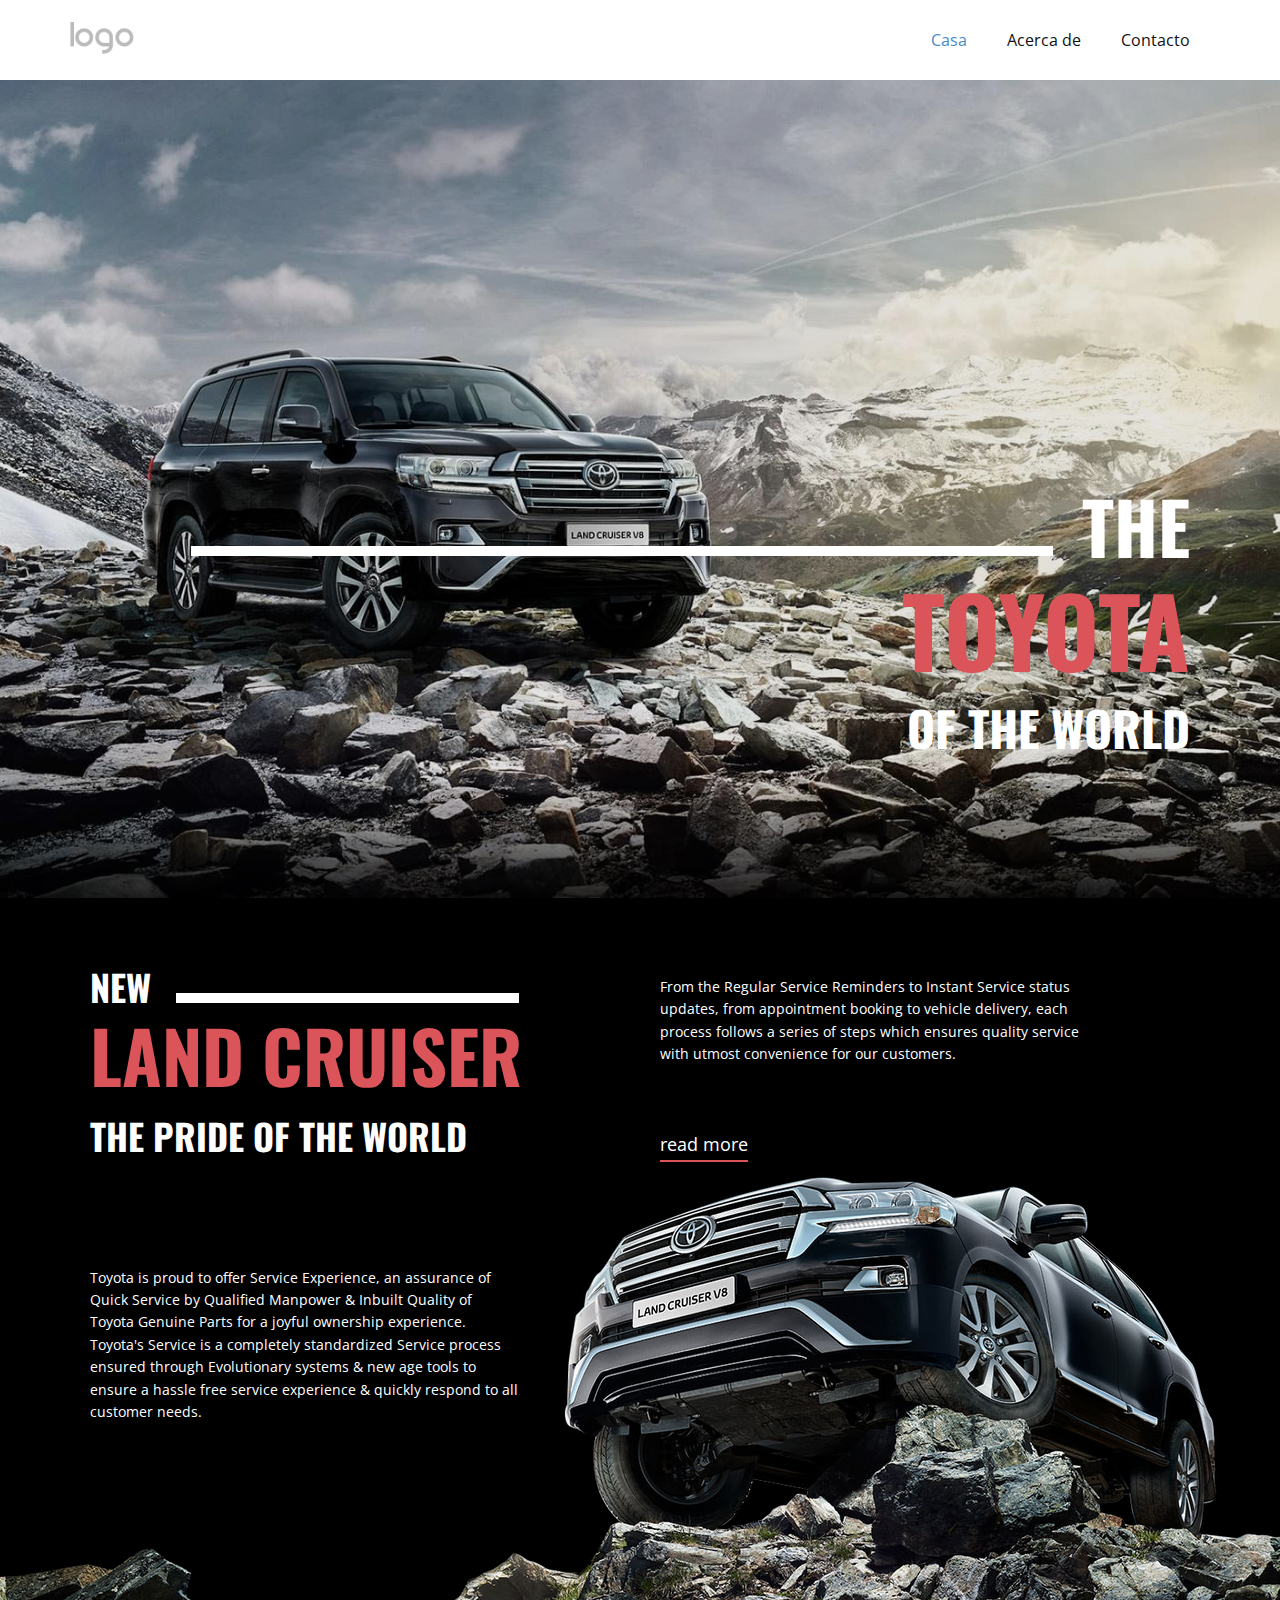
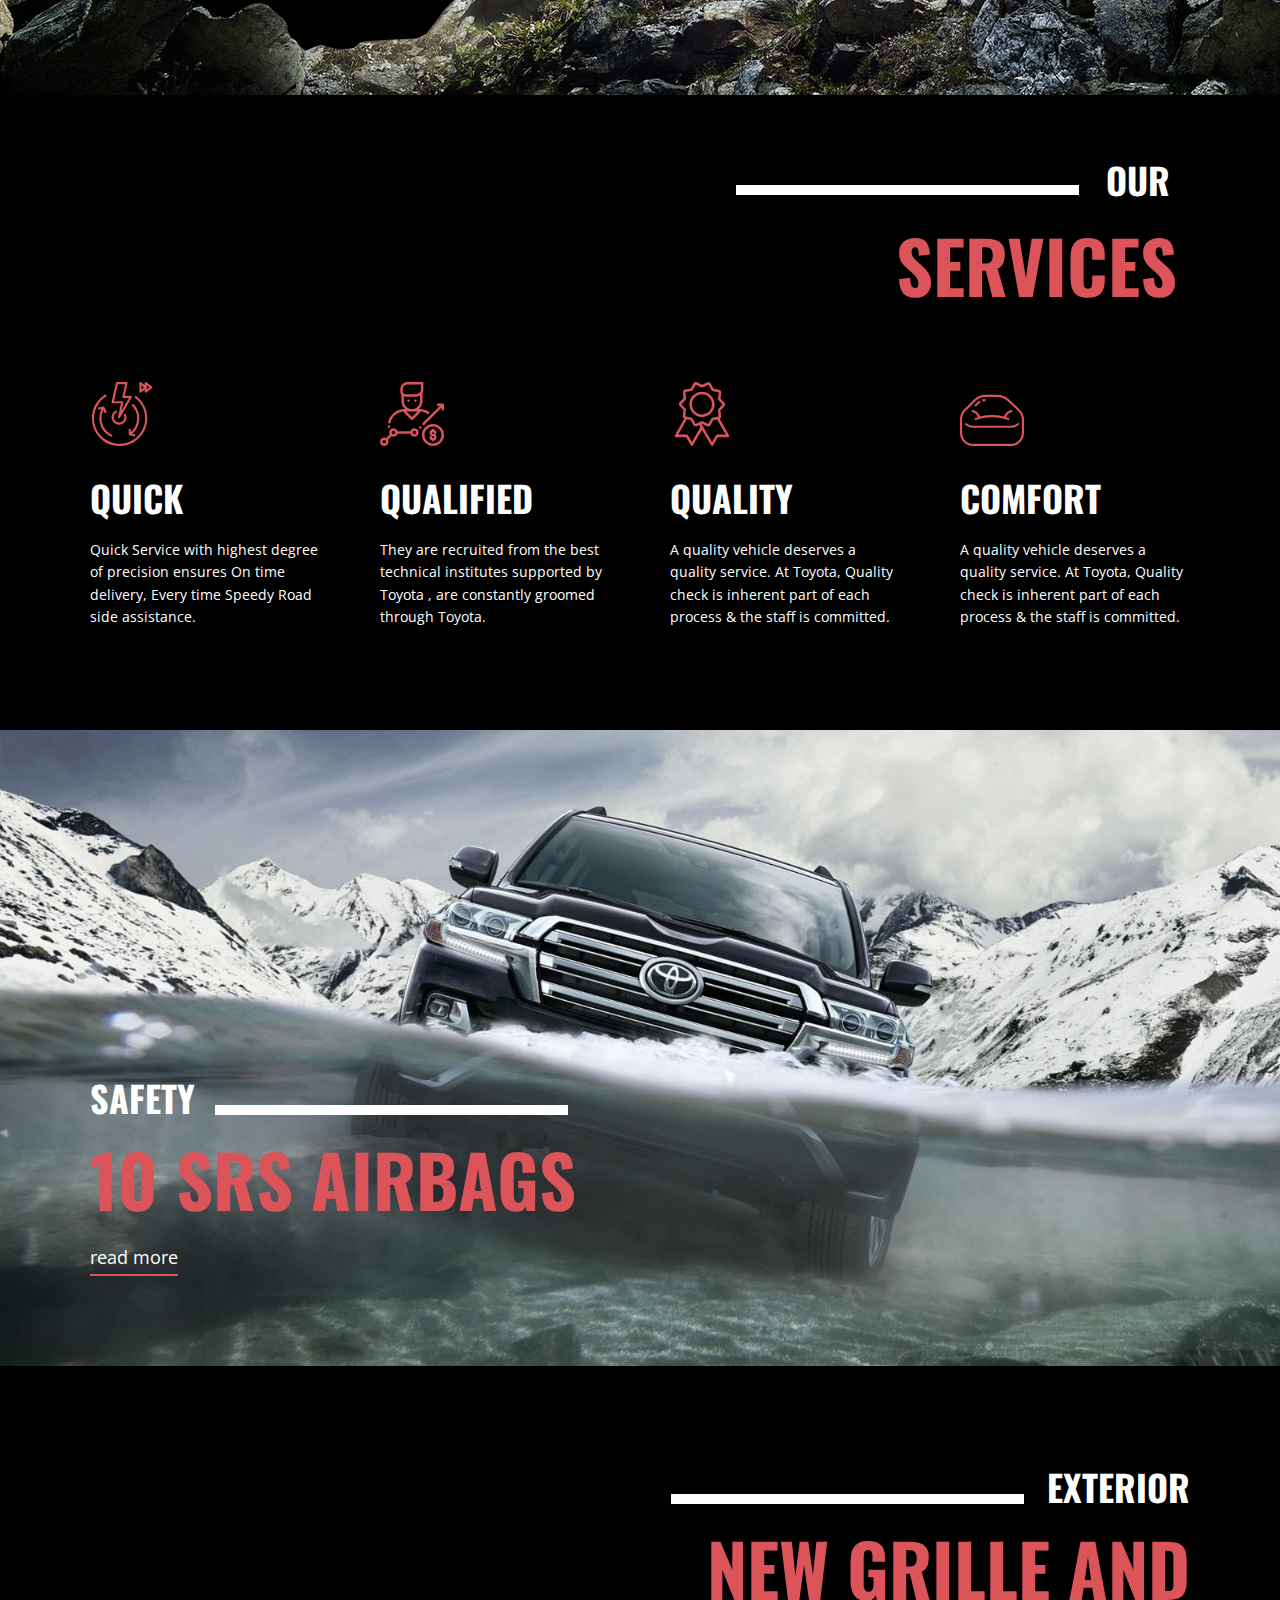
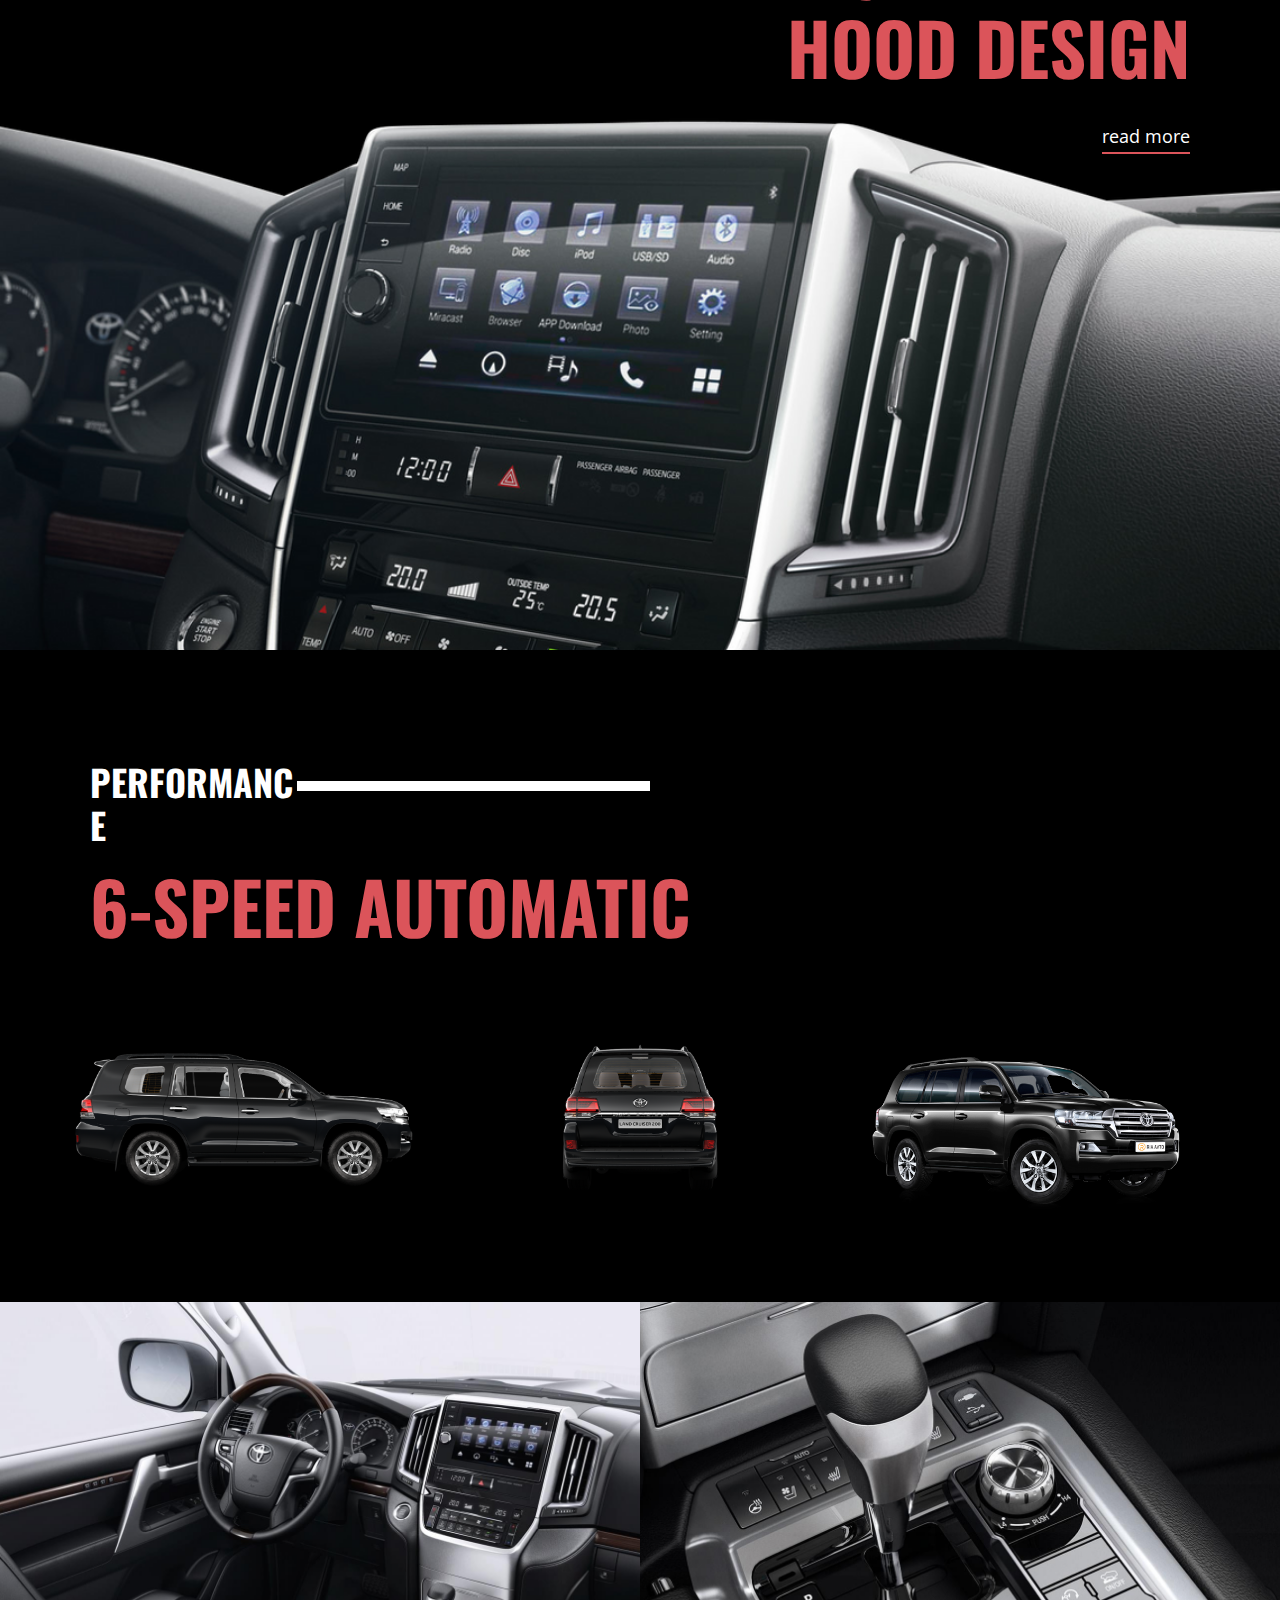
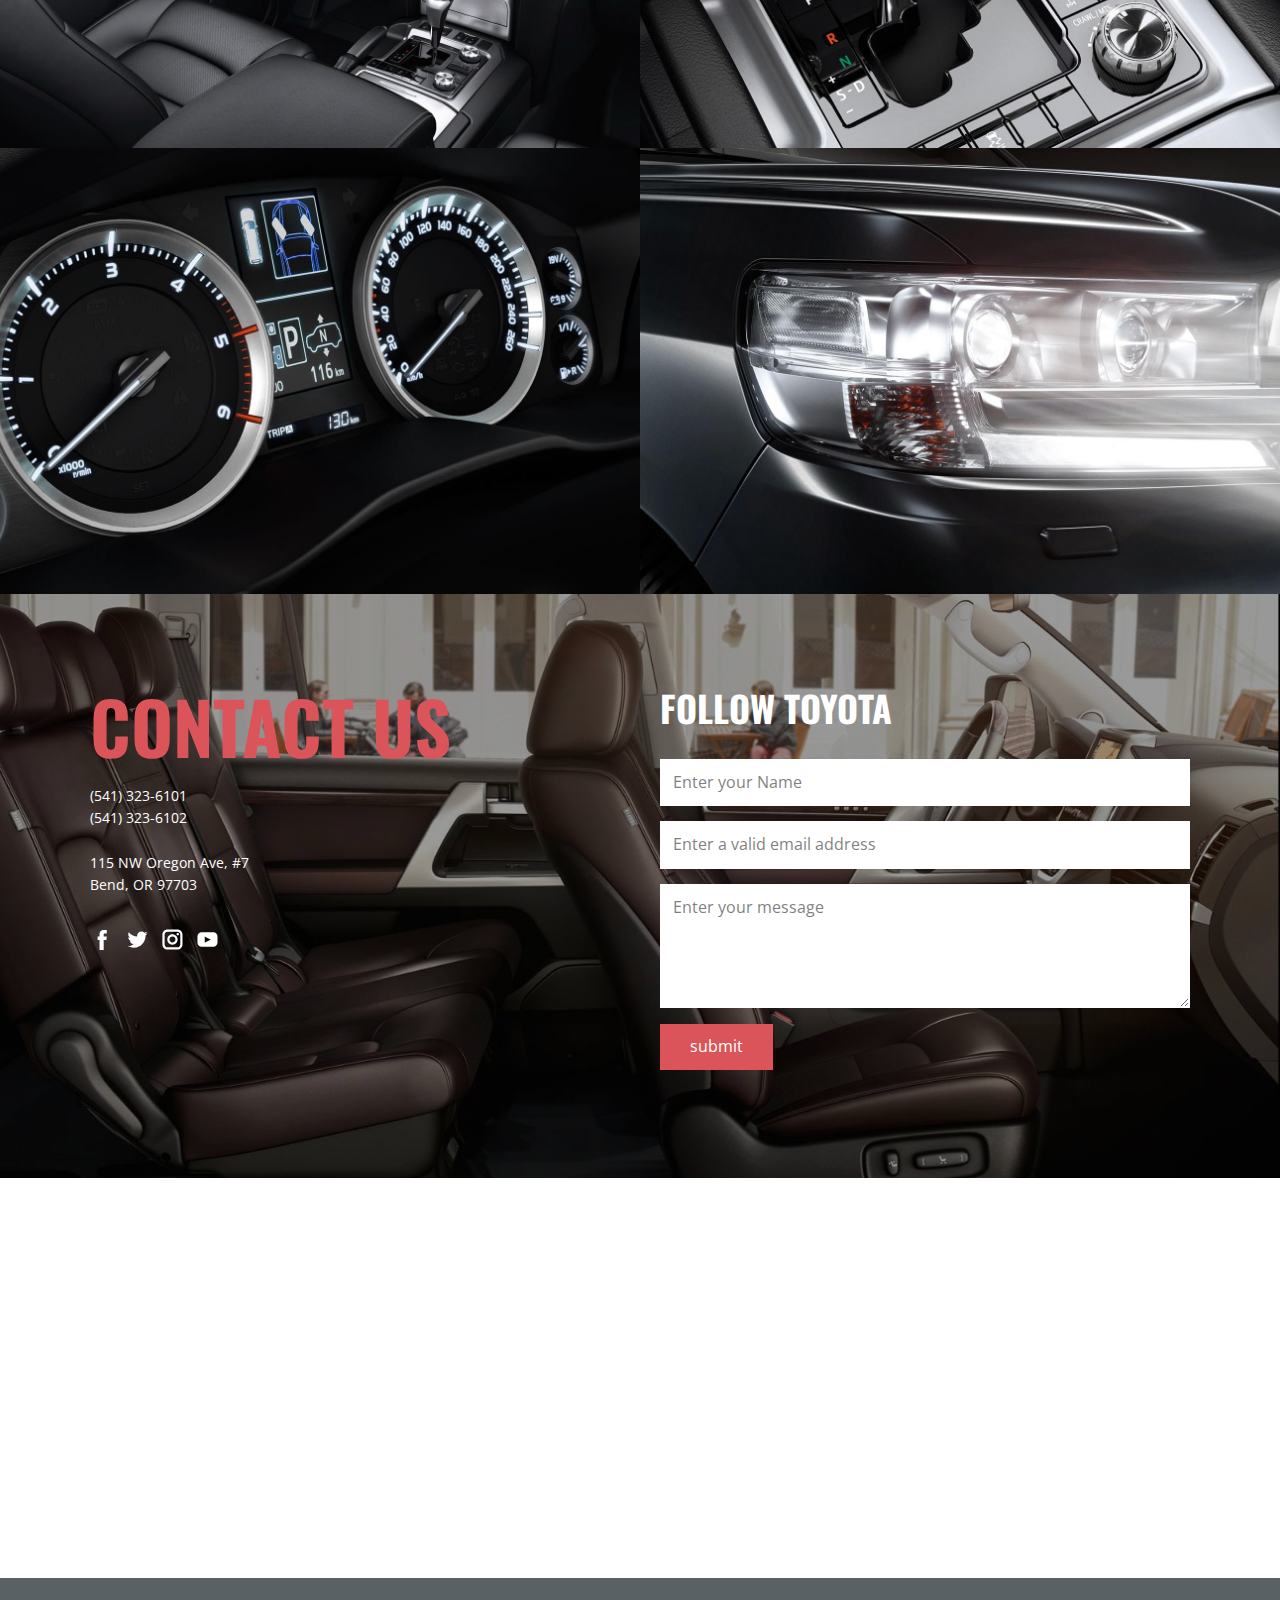
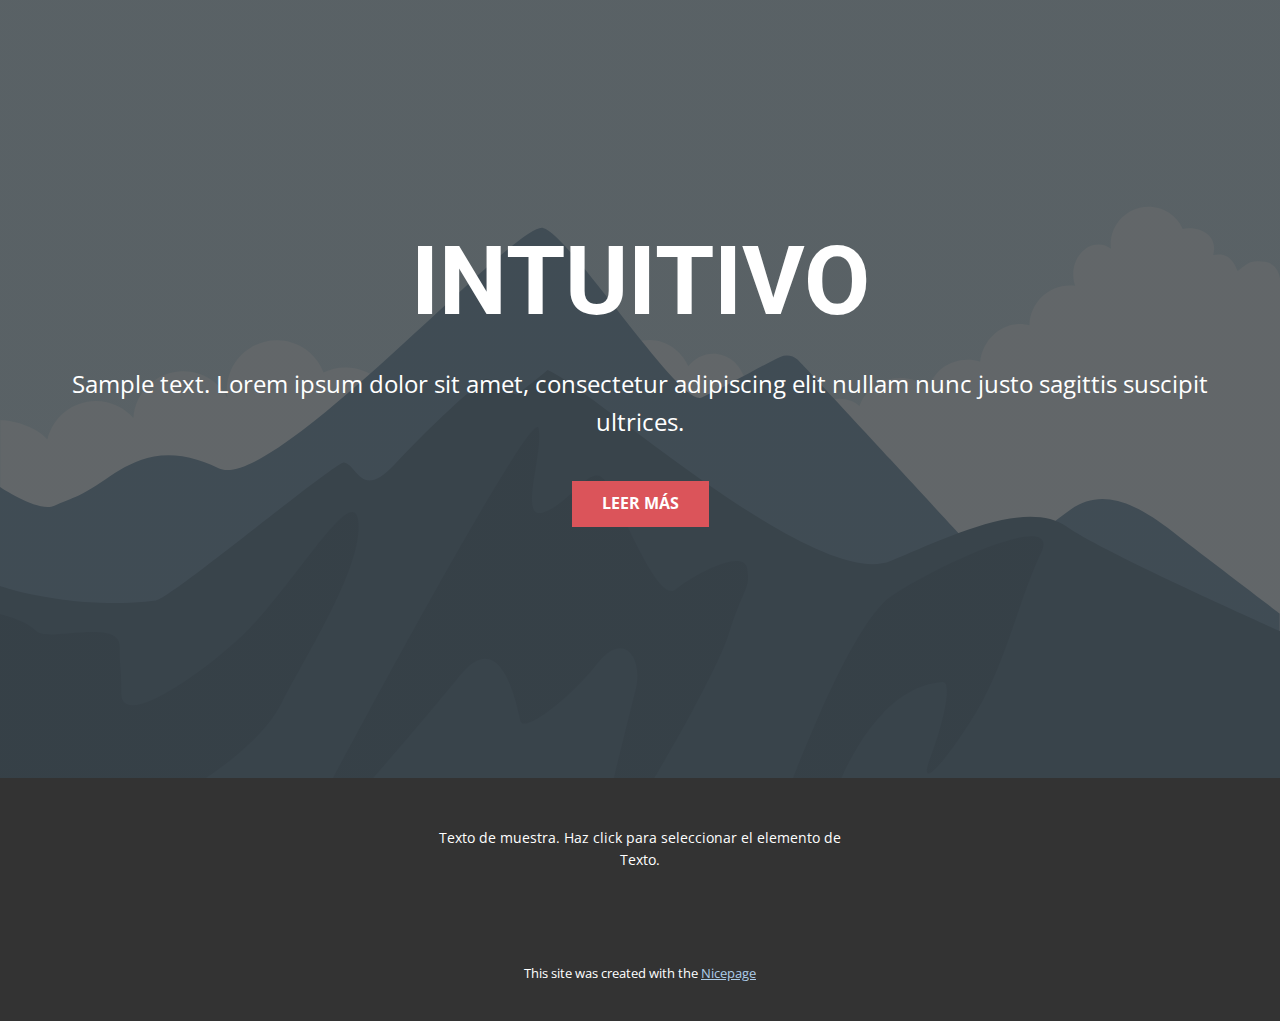
<file: index.html>
<!DOCTYPE html>
<html style="font-size: 16px;" lang="es"><head>
    <meta name="viewport" content="width=device-width, initial-scale=1.0">
    <meta charset="utf-8">
    <meta name="keywords" content="the, Conqueror, of the world, Land Cruiser, services, 10 SRS AIRBAGS, NEW GRILLE AND HOOD DESIGN, 6-SPEED AUTOMATIC, Contact us, INTUITIVO">
    <meta name="description" content="">
    <title>Casa</title>
    <link rel="stylesheet" href="nicepage.css" media="screen">
<link rel="stylesheet" href="index.css" media="screen">
    <script class="u-script" type="text/javascript" src="jquery.js" defer=""></script>
    <script class="u-script" type="text/javascript" src="nicepage.js" defer=""></script>
    <meta name="generator" content="Nicepage 6.18.5, nicepage.com">
    <meta name="referrer" content="origin">
    <link id="u-theme-google-font" rel="stylesheet" href="https://fonts.googleapis.com/css?family=Roboto:100,100i,300,300i,400,400i,500,500i,700,700i,900,900i|Open+Sans:300,300i,400,400i,500,500i,600,600i,700,700i,800,800i">
    <link id="u-page-google-font" rel="stylesheet" href="https://fonts.googleapis.com/css?family=Oswald:200,300,400,500,600,700">
    <script type="application/ld+json">{
		"@context": "http://schema.org",
		"@type": "Organization",
		"name": "",
		"logo": "images/default-logo.png"
}</script>
    <meta name="theme-color" content="#478ac9">
    <meta property="og:title" content="Casa">
    <meta property="og:type" content="website">
  <meta data-intl-tel-input-cdn-path="intlTelInput/"></head>
  <body data-home-page="Casa.html" data-home-page-title="Casa" data-path-to-root="./" data-include-products="false" class="u-body u-xl-mode" data-lang="es"><header class="u-clearfix u-header u-header" id="sec-7772"><div class="u-clearfix u-sheet u-valign-middle u-sheet-1">
        <a href="#" class="u-image u-logo u-image-1">
          <img src="images/default-logo.png" class="u-logo-image u-logo-image-1">
        </a>
        <nav class="u-menu u-menu-dropdown u-offcanvas u-menu-1">
          <div class="menu-collapse" style="font-size: 1rem; letter-spacing: 0px;">
            <a class="u-button-style u-custom-left-right-menu-spacing u-custom-padding-bottom u-custom-top-bottom-menu-spacing u-nav-link u-text-active-palette-1-base u-text-hover-palette-2-base" href="#">
              <svg class="u-svg-link" viewBox="0 0 24 24"><use xlink:href="#menu-hamburger"></use></svg>
              <svg class="u-svg-content" version="1.1" id="menu-hamburger" viewBox="0 0 16 16" x="0px" y="0px" xmlns:xlink="http://www.w3.org/1999/xlink" xmlns="http://www.w3.org/2000/svg"><g><rect y="1" width="16" height="2"></rect><rect y="7" width="16" height="2"></rect><rect y="13" width="16" height="2"></rect>
</g></svg>
            </a>
          </div>
          <div class="u-nav-container">
            <ul class="u-nav u-unstyled u-nav-1"><li class="u-nav-item"><a class="u-button-style u-nav-link u-text-active-palette-1-base u-text-hover-palette-2-base" href="./" style="padding: 10px 20px;">Casa</a>
</li><li class="u-nav-item"><a class="u-button-style u-nav-link u-text-active-palette-1-base u-text-hover-palette-2-base" href="Acerca-de.html" style="padding: 10px 20px;">Acerca de</a>
</li><li class="u-nav-item"><a class="u-button-style u-nav-link u-text-active-palette-1-base u-text-hover-palette-2-base" href="Contacto.html" style="padding: 10px 20px;">Contacto</a>
</li></ul>
          </div>
          <div class="u-nav-container-collapse">
            <div class="u-black u-container-style u-inner-container-layout u-opacity u-opacity-95 u-sidenav">
              <div class="u-inner-container-layout u-sidenav-overflow">
                <div class="u-menu-close"></div>
                <ul class="u-align-center u-nav u-popupmenu-items u-unstyled u-nav-2"><li class="u-nav-item"><a class="u-button-style u-nav-link" href="./">Casa</a>
</li><li class="u-nav-item"><a class="u-button-style u-nav-link" href="Acerca-de.html">Acerca de</a>
</li><li class="u-nav-item"><a class="u-button-style u-nav-link" href="Contacto.html">Contacto</a>
</li></ul>
              </div>
            </div>
            <div class="u-black u-menu-overlay u-opacity u-opacity-70"></div>
          </div>
        </nav>
      </div></header>
    <section class="u-clearfix u-image u-shading u-section-1" id="carousel_c855">
      <div class="u-clearfix u-sheet u-sheet-1">
        <div class="u-align-right u-container-align-right u-container-style u-expanded-width u-group u-group-1">
          <div class="u-container-layout u-valign-bottom-lg u-valign-bottom-md u-valign-bottom-sm u-valign-bottom-xs u-container-layout-1">
            <div class="u-border-10 u-border-white u-line u-line-horizontal u-line-1"></div>
            <h2 class="u-custom-font u-font-oswald u-text u-text-body-alt-color u-text-1">the</h2>
            <h1 class="u-custom-font u-font-oswald u-text u-text-palette-2-base u-title u-text-2">Toyota</h1>
            <h2 class="u-custom-font u-font-oswald u-text u-text-body-alt-color u-text-3">of the world</h2>
          </div>
        </div>
      </div>
    </section>
    </section>
    <section class="u-black u-clearfix u-section-3" id="carousel_4634">
      <img src="images/222.png" alt="" class="u-expanded-width u-image u-image-default u-image-1">
      <div class="u-clearfix u-sheet u-sheet-1">
        <div class="u-clearfix u-expanded-width u-layout-wrap u-layout-wrap-1">
          <div class="u-layout">
            <div class="u-layout-row">
              <div class="u-container-style u-layout-cell u-left-cell u-size-30 u-layout-cell-1">
                <div class="u-container-layout u-container-layout-1">
                  <div class="u-border-10 u-border-white u-line u-line-horizontal u-line-1"></div>
                  <h3 class="u-custom-font u-font-oswald u-text u-text-1">New</h3>
                  <h2 class="u-custom-font u-font-oswald u-text u-text-palette-2-base u-text-2">Land Cruiser</h2>
                  <h3 class="u-custom-font u-font-oswald u-text u-text-3">the pride of the world</h3>
                  <p class="u-text u-text-4">Toyota is proud to offer Service Experience, an assurance of Quick Service by Qualified Manpower &amp; Inbuilt Quality of Toyota Genuine Parts for a joyful ownership experience. Toyota's Service is a completely standardized
                                    Service process ensured through Evolutionary systems &amp; new age tools to ensure a hassle free service experience &amp; quickly respond to all customer needs.</p>
                </div>
              </div>
              <div class="u-container-style u-layout-cell u-right-cell u-size-30 u-layout-cell-2">
                <div class="u-container-layout u-container-layout-2">
                  <p class="u-text u-text-5">From the Regular Service Reminders to Instant Service status updates, from appointment booking to vehicle delivery, each process follows a series of steps which ensures quality service with utmost convenience for our customers.&nbsp;</p>
                  <a href="#" class="u-border-2 u-border-palette-2-base u-link u-text-body-alt-color u-link-1">read more</a>
                </div>
              </div>
            </div>
          </div>
        </div>
      </div>
    </section>
    <section class="u-black u-clearfix u-section-4" id="carousel_9ec3">
      <div class="u-clearfix u-sheet u-sheet-1">
        <div class="u-align-right u-container-align-right u-container-style u-group u-group-1">
          <div class="u-container-layout u-container-layout-1">
            <div class="u-border-10 u-border-white u-line u-line-horizontal u-line-1"></div>
            <h3 class="u-custom-font u-font-oswald u-text u-text-1">Our</h3>
            <h2 class="u-custom-font u-font-oswald u-text u-text-palette-2-base u-text-2">services</h2>
          </div>
        </div>
        <div class="u-clearfix u-expanded-width-lg u-expanded-width-md u-expanded-width-xl u-gutter-20 u-layout-wrap u-layout-wrap-1">
          <div class="u-layout">
            <div class="u-layout-row">
              <div class="u-container-style u-layout-cell u-left-cell u-size-15 u-size-30-md u-layout-cell-1">
                <div class="u-container-layout u-valign-middle u-container-layout-2"><span class="u-icon u-icon-circle u-text-palette-2-base u-icon-1"><svg class="u-svg-link" preserveAspectRatio="xMidYMin slice" viewBox="0 0 480.001 480.001" style=""><use xlink:href="#svg-523b"></use></svg><svg class="u-svg-content" viewBox="0 0 480.001 480.001" x="0px" y="0px" id="svg-523b" style="enable-background:new 0 0 480.001 480.001;"><g><g><path d="M342.662,102.54l-9.289,13.031c86.366,61.508,106.517,181.384,45.009,267.75s-181.384,106.517-267.75,45.009    S4.114,246.946,65.623,160.58c15.965-22.417,36.564-41.14,60.399-54.899l-8.008-13.844    c-99.49,57.452-133.569,184.678-76.117,284.168c37.158,64.347,105.817,103.988,180.121,103.996    c114.884-0.009,208.009-93.148,208-208.032C430.012,204.689,397.467,141.566,342.662,102.54z"></path>
</g>
</g><g><g><path d="M86.017,272.001c-0.003-21.386,5.06-42.469,14.774-61.522l9.796,24.491l14.859-5.937l-16-40    c-1.422-3.591-5.215-5.646-9-4.875l-40,8l3.141,15.688l22.935-4.587c-38.029,74.767-8.247,166.206,66.52,204.235    c3.231,1.644,6.521,3.171,9.861,4.579l6.227-14.734C118.71,376.113,85.948,326.707,86.017,272.001z"></path>
</g>
</g><g><g><path d="M370.017,272.001c0.154-41.482-16.8-81.194-46.867-109.773l-11.07,11.547c54.24,51.929,56.113,137.997,4.184,192.236    c-3.247,3.391-6.667,6.612-10.246,9.649v-23.659h-16v40c0.001,3.812,2.691,7.095,6.43,7.844l40,8l3.141-15.688l-22.884-4.575    C350.552,358.728,370.04,316.479,370.017,272.001z"></path>
</g>
</g><g><g><path d="M310.021,105.077c-1.217-0.704-2.598-1.075-4.003-1.076h-45.945l21.742-94.203c0.99-4.308-1.7-8.604-6.008-9.594    c-0.587-0.135-1.187-0.203-1.789-0.203h-72c-3.75-0.001-6.997,2.604-7.809,6.266l-32,144c-0.526,2.369,0.05,4.848,1.566,6.742    c1.52,1.891,3.816,2.991,6.242,2.992h62.105l-21.929,102.32c-0.825,3.849,1.272,7.726,4.945,9.141    c0.916,0.357,1.891,0.54,2.875,0.539c2.855,0,5.495-1.521,6.926-3.992l88-152C315.152,112.184,313.846,107.29,310.021,105.077z     M236.439,216.212l13.402-62.531c0.928-4.32-1.822-8.574-6.142-9.502c-0.553-0.119-1.117-0.179-1.682-0.178H179.99l28.445-128    h55.527l-21.742,94.203c-0.99,4.308,1.7,8.604,6.008,9.594c0.587,0.135,1.187,0.203,1.789,0.203h42.125L236.439,216.212z"></path>
</g>
</g><g><g><path d="M266.522,235.993l-13.852,8.016c11.038,19.137,4.472,43.599-14.665,54.637c-19.137,11.038-43.599,4.472-54.637-14.665    c-11.038-19.137-4.472-43.599,14.665-54.637c2.118-1.221,4.343-2.246,6.648-3.062l-5.328-15.094    c-29.163,10.311-44.445,42.312-34.134,71.475c7.911,22.375,29.066,37.335,52.798,37.338c30.936-0.008,56.008-25.094,56-56.03    C274.015,254.149,271.43,244.5,266.522,235.993z"></path>
</g>
</g><g><g><path d="M464.264,35.001c-0.369-0.462-0.788-0.881-1.25-1.25l-40-32c-3.452-2.759-8.487-2.197-11.245,1.255    c-1.133,1.418-1.751,3.179-1.751,4.995v15.353L383.014,1.751c-3.452-2.759-8.487-2.197-11.245,1.255    c-1.133,1.418-1.751,3.179-1.751,4.995v64c0.001,4.419,3.584,8.001,8.004,8c1.814,0,3.575-0.617,4.993-1.75l27.004-21.603v15.353    c0.001,4.419,3.584,8.001,8.004,8c1.814,0,3.575-0.617,4.993-1.75l40-32C466.465,43.49,467.025,38.453,464.264,35.001z     M386.017,55.353V24.649l19.195,15.352L386.017,55.353z M426.017,55.353V24.649l19.195,15.352L426.017,55.353z"></path>
</g>
</g></svg></span>
                  <h3 class="u-custom-font u-font-oswald u-text u-text-3">QUICK</h3>
                  <p class="u-text u-text-4">Quick Service with highest degree of precision ensures On time delivery, Every time Speedy Road side assistance.</p>
                </div>
              </div>
              <div class="u-container-style u-layout-cell u-size-15 u-size-30-md u-layout-cell-2">
                <div class="u-container-layout u-valign-middle u-container-layout-3"><span class="u-icon u-icon-circle u-text-palette-2-base u-icon-2"><svg class="u-svg-link" preserveAspectRatio="xMidYMin slice" viewBox="0 0 512 512" style=""><use xlink:href="#svg-3472"></use></svg><svg class="u-svg-content" viewBox="0 0 512 512" x="0px" y="0px" id="svg-3472" style="enable-background:new 0 0 512 512;"><g><g><path d="M79.019,348.99c-1.859-1.86-4.439-2.921-7.069-2.921c-2.631,0-5.21,1.061-7.07,2.921c-1.86,1.869-2.93,4.439-2.93,7.079    c0,2.631,1.069,5.2,2.93,7.07c1.86,1.861,4.439,2.93,7.07,2.93c2.63,0,5.21-1.069,7.069-2.93c1.86-1.87,2.931-4.439,2.931-7.07    C81.95,353.439,80.88,350.859,79.019,348.99z"></path>
</g>
</g><g><g><path d="M390.684,238.508c-22.077-14.818-47.854-22.651-74.544-22.651h-5.84c18.36-15.531,30.049-38.717,30.049-64.593V87.107    c4.309-8.028,6.761-17.195,6.761-26.927V10c0-5.522-4.478-10-10-10H220.745c-32.268,0-58.519,26.251-58.519,58.519v16.488    c0,9.769,3.337,18.767,8.919,25.935v50.321c0,25.875,11.688,49.062,30.049,64.593h-5.336c-30.42,0-60.202,10.479-83.862,29.507    c-23.301,18.738-39.841,45.011-46.572,73.977c-1.25,5.379,2.097,10.753,7.476,12.003c0.762,0.177,1.522,0.262,2.272,0.262    c4.546,0,8.658-3.12,9.731-7.738c11.126-47.876,50.926-82.387,98.94-87.366l65.084,65.084c1.953,1.952,4.512,2.929,7.071,2.929    c2.559,0,5.118-0.977,7.071-2.929l65.092-65.091c18.378,1.928,35.943,8.261,51.376,18.619c4.585,3.078,10.798,1.857,13.876-2.729    S395.269,241.585,390.684,238.508z M182.227,75.007V58.519C182.227,37.28,199.506,20,220.746,20h106.366v40.181    c0,20.472-16.655,37.127-37.127,37.127h-85.458C192.231,97.308,182.227,87.304,182.227,75.007z M256,280.371l-44.515-44.516    h43.878c0.129,0.001,0.256,0.01,0.385,0.01c0.129,0,0.256-0.009,0.385-0.01h44.383L256,280.371z M256.133,215.856h-0.77    c-35.445-0.21-64.217-29.1-64.217-64.593v-36.137c4.208,1.408,8.705,2.182,13.381,2.182h85.458    c11.153,0,21.563-3.225,30.366-8.774v42.729C320.351,186.756,291.578,215.647,256.133,215.856z"></path>
</g>
</g><g><g><path d="M276,370.219c-15.269,0-28.217,10.117-32.497,24H140.216c-4.28-13.883-17.228-24-32.497-24c-18.748,0-34,15.252-34,34    c0,5.741,1.436,11.151,3.958,15.899l-27.778,27.778c-4.748-2.523-10.158-3.958-15.899-3.958c-18.748,0-34,15.252-34,34    s15.252,34,34,34s34-15.252,34-34c0-5.741-1.436-11.151-3.958-15.899L91.82,434.26c4.748,2.523,10.158,3.958,15.899,3.958    c15.269,0,28.217-10.117,32.497-24h103.287c4.28,13.883,17.228,24,32.497,24c18.748,0,34-15.252,34-34    S294.748,370.219,276,370.219z M34,491.938c-7.72,0-14-6.28-14-14c0-7.72,6.28-14,14-14c7.72,0,14,6.28,14,14    C48,485.658,41.72,491.938,34,491.938z M107.719,418.219c-7.72,0-14-6.28-14-14c0-7.72,6.28-14,14-14c7.72,0,14,6.28,14,14    C121.719,411.939,115.438,418.219,107.719,418.219z M276,418.219c-7.72,0-14-6.28-14-14c0-7.72,6.28-14,14-14    c7.72,0,14,6.28,14,14C290,411.939,283.72,418.219,276,418.219z"></path>
</g>
</g><g><g><path d="M328.09,356.13c-1.861-1.86-4.441-2.93-7.07-2.93c-2.64,0-5.22,1.069-7.08,2.93c-1.859,1.86-2.93,4.439-2.93,7.07    c0,2.63,1.07,5.21,2.93,7.069c1.86,1.87,4.44,2.931,7.08,2.931c2.63,0,5.2-1.061,7.07-2.931c1.86-1.859,2.92-4.439,2.92-7.069    C331.01,360.569,329.95,358,328.09,356.13z"></path>
</g>
</g><g><g><path d="M502,172.05h-35.891c-5.522,0-10,4.478-10,10c0,5.522,4.478,10,10,10h11.917L341.288,328.788    c-3.905,3.905-3.905,10.237,0,14.143c1.953,1.952,4.512,2.929,7.071,2.929s5.118-0.977,7.071-2.929L492,206.361v11.579    c0,5.522,4.478,10,10,10c5.522,0,10-4.478,10-10v-35.89C512,176.527,507.522,172.05,502,172.05z"></path>
</g>
</g><g><g><path d="M235.42,142.1c-1.86-1.859-4.44-2.93-7.07-2.93c-2.64,0-5.21,1.07-7.07,2.93c-1.869,1.86-2.93,4.44-2.93,7.08    c0,2.63,1.061,5.2,2.93,7.07c1.86,1.859,4.431,2.92,7.07,2.92c2.63,0,5.21-1.061,7.07-2.92c1.859-1.87,2.93-4.44,2.93-7.07    C238.35,146.54,237.279,143.96,235.42,142.1z"></path>
</g>
</g><g><g><path d="M290.439,142.1c-1.859-1.859-4.439-2.93-7.069-2.93s-5.21,1.07-7.07,2.93c-1.86,1.86-2.93,4.44-2.93,7.08    c0,2.63,1.069,5.21,2.93,7.07c1.86,1.859,4.44,2.92,7.07,2.92s5.21-1.061,7.069-2.92c1.86-1.86,2.931-4.44,2.931-7.07    C293.37,146.54,292.3,143.96,290.439,142.1z"></path>
</g>
</g><g><g><path d="M424,336c-48.523,0-88,39.477-88,88s39.477,88,88,88s88-39.477,88-88S472.523,336,424,336z M424,492    c-37.495,0-68-30.505-68-68s30.505-68,68-68s68,30.505,68,68S461.495,492,424,492z"></path>
</g>
</g><g><g><path d="M424.002,414.633c-4.62,0-8.523-3.119-8.523-6.812c-0.002-3.692,3.901-6.811,8.521-6.811s8.523,3.119,8.523,6.811    c0,5.522,4.478,10,10,10c5.522,0,10-4.478,10-10c0-11.489-7.73-21.31-18.557-25.118c-0.347-5.208-4.67-9.329-9.966-9.329    c-5.296,0-9.619,4.121-9.966,9.329c-10.827,3.808-18.557,13.629-18.557,25.118c0,14.784,12.796,26.812,28.523,26.812    c4.62,0,8.523,3.119,8.523,6.811s-3.903,6.811-8.523,6.811s-8.523-3.119-8.523-6.811c0-5.522-4.478-10-10-10    c-5.522,0-10,4.478-10,10c0,11.513,7.762,21.352,18.624,25.143c0.657,4.887,4.833,8.66,9.9,8.66c5.067,0,9.243-3.773,9.9-8.66    c10.862-3.791,18.624-13.63,18.624-25.143C452.525,426.661,439.729,414.633,424.002,414.633z"></path>
</g>
</g></svg></span>
                  <h3 class="u-custom-font u-font-oswald u-text u-text-5">QUALIFIED</h3>
                  <p class="u-text u-text-6">They are recruited from the best technical institutes supported by Toyota , are constantly groomed through Toyota.</p>
                </div>
              </div>
              <div class="u-container-style u-layout-cell u-size-15 u-size-30-md u-layout-cell-3">
                <div class="u-container-layout u-valign-middle u-container-layout-4"><span class="u-icon u-icon-circle u-text-palette-2-base u-icon-3"><svg class="u-svg-link" preserveAspectRatio="xMidYMin slice" viewBox="0 0 405.075 405.075" style=""><use xlink:href="#svg-3766"></use></svg><svg class="u-svg-content" viewBox="0 0 405.075 405.075" x="0px" y="0px" id="svg-3766" style="enable-background:new 0 0 405.075 405.075;"><g><g><g><path d="M373.488,337.075l-59.2-104c6-2.8,9.6-9.2,9.2-16.4l-4.4-36.8l25.2-26.4c5.6-5.6,6-15.2,0.4-22l-25.2-27.2l5.2-37.2     c0.8-8-4.8-16-12.8-17.6l-36.4-7.2l-17.6-32.4c-3.6-7.6-12.4-10.8-20.4-7.6h-0.4l-33.6,15.6l-32.8-16c-3.6-2-8-2.4-12-1.2     c-4,1.2-7.2,4-9.2,7.6l-18,32.4l-36.4,6.4c-8.4,1.6-14,9.2-13.2,18l4.4,36.8l-25.2,26.4c-5.6,5.6-6,15.2-0.4,22l25.2,27.2     l-5.2,37.2c-0.8,7.2,3.6,14,10.4,16.8l-59.6,105.6c-1.6,2.4-1.2,5.6,0,8c1.6,2.4,4,4,6.8,4h64l29.2,50.8c1.6,2.4,4,4,6.8,4     s5.6-1.6,6.8-4l57.2-97.6l57.2,98.8c1.6,2.4,4,4,6.8,4s5.6-1.6,6.8-4l29.2-52h64c2.8,0,5.6-1.6,6.8-4     C375.088,342.675,375.088,339.475,373.488,337.075z M138.688,379.875l-24.8-42.8c-1.6-2.4-4-4-6.8-4h-55.2l55.2-97.6l22.8,4     l17.6,32.4c3.6,7.6,12.4,10.8,20.4,7.6h0.4l16.4-7.6l8,14L138.688,379.875z M161.888,265.075c-0.4,0-0.4,0-0.4,0l-17.6-33.2     c-2.4-4-6.4-7.2-11.2-7.6l-36.8-6.8l5.2-36.8c0.8-4.8-0.8-10-4-13.2l-24.8-27.2l25.2-26.4c3.6-3.6,5.2-8.4,4.4-13.2l-4.4-36.4     c0,0,0-0.4,0.4-0.8l36.4-6.4c4.4-0.8,8.8-3.6,11.2-8l18-32.4l32.8,16c4.4,2.4,10,2.4,14.4,0l33.2-15.2c0.4,0,0.4,0,0.4,0     l17.6,33.2c2.4,4,6.4,7.2,10.8,7.6l36.4,7.2l-5.2,36.8c-0.8,4.8,0.8,10,4,13.2l25.2,27.2l-25.6,26.4c-3.6,3.6-5.2,8.4-4.4,13.2     l4.4,36.8l-36,6c-4.4,0.8-8.8,3.6-11.2,8l-18,32.4l-32.8-16c-4.4-2.4-10-2.4-14.4,0L161.888,265.075z M297.888,333.075     c-2.8,0-5.6,1.6-6.8,4l-24.8,44l-56.4-97.6c-0.4-1.2-0.8-2-1.6-2.8l-8.8-15.6l2.8-1.2l32.8,16c2.4,1.2,4.8,1.6,7.2,1.6     c5.6,0,11.2-2.8,14-8l18-32.4l24-4.4l54.8,96.4H297.888z"></path><path d="M282.288,141.075c0-44-36-80-80-80s-80,36-80,80s36,80,80,80S282.288,185.075,282.288,141.075z M202.288,205.075     c-35.2,0-64-28.8-64-64s28.8-64,64-64s64,28.8,64,64S237.488,205.075,202.288,205.075z"></path>
</g>
</g>
</g></svg></span>
                  <h3 class="u-custom-font u-font-oswald u-text u-text-7">QUALITY</h3>
                  <p class="u-text u-text-8">A quality vehicle deserves a quality service. At Toyota, Quality check is inherent part of each process &amp; the staff is committed.</p>
                </div>
              </div>
              <div class="u-container-style u-layout-cell u-right-cell u-size-15 u-size-30-md u-layout-cell-4">
                <div class="u-container-layout u-valign-middle u-container-layout-5"><span class="u-icon u-icon-circle u-text-palette-2-base u-icon-4"><svg class="u-svg-link" preserveAspectRatio="xMidYMin slice" viewBox="0 -48 480.00042 480" style=""><use xlink:href="#svg-70f1"></use></svg><svg class="u-svg-content" viewBox="0 -48 480.00042 480" id="svg-70f1"><path d="m365.863281 32.800781c-22.242187-21.09375-51.738281-32.8359372-82.390625-32.800781h-93.070312c-31.847656-.0859375-62.402344 12.570312-84.859375 35.152344l-75.078125 75.074218c-19.574219 19.457032-30.542969 45.941407-30.464844 73.542969v101.832031c.0859375 54.308594 44.089844 98.316407 98.402344 98.398438h283.199218c54.308594-.082031 98.316407-44.089844 98.398438-98.398438v-100.226562c-.050781-28.601562-11.832031-55.929688-32.589844-75.605469zm98.136719 252.800781c-.066406 45.480469-36.917969 82.332032-82.398438 82.398438h-283.199218c-45.484375-.066406-82.335938-36.917969-82.402344-82.398438v-101.832031c-.066406-23.355469 9.21875-45.765625 25.777344-62.234375l75.070312-75.070312c19.464844-19.570313 45.949219-30.542969 73.554688-30.464844h93.070312c26.5625-.042969 52.125 10.121094 71.40625 28.394531l81.546875 77.007813c17.570313 16.652344 27.539063 39.789062 27.574219 64zm0 0"></path><path d="m190.402344 48v-16c-8.332032-.007812-16.617188 1.164062-24.617188 3.480469l4.445313 15.359375c6.558593-1.886719 13.347656-2.84375 20.171875-2.839844zm0 0"></path><path d="m139.480469 69.089844c4.84375-4.855469 10.355469-8.992188 16.367187-12.289063l-7.695312-14.03125c-7.34375 4.03125-14.078125 9.085938-20 15.015625l-21.175782 21.246094 11.351563 11.289062zm0 0"></path><path d="m381.601562 232h-283.199218c-19.789063-.183594-38.746094-7.992188-52.921875-21.800781l-11.023438 11.601562c17.144531 16.640625 40.050781 26.023438 63.945313 26.199219h283.199218c23.890626-.175781 46.796876-9.558594 63.941407-26.199219l-11.023438-11.601562c-14.175781 13.808593-33.132812 21.617187-52.917969 21.800781zm0 0"></path><path d="m135.136719 167.609375c-8.800781 2.664063-17.503907 5.597656-26.054688 8.941406l5.839844 14.898438c80.472656-31.175781 169.6875-31.175781 250.160156 0l5.839844-14.898438c-8.554687-3.359375-17.265625-6.277343-26.058594-8.941406 8.632813-20.527344 26.894531-35.429687 48.738281-39.769531l-3.199218-15.679688c-27.628906 5.46875-50.597656 24.570313-61.011719 50.738282l-.140625.375c-58.597656-14.800782-119.957031-14.800782-178.554688 0l-.152343-.367188c-10.394531-26.15625-33.339844-45.257812-60.941407-50.746094l-3.199218 15.679688c21.839844 4.339844 40.101562 19.242187 48.734375 39.769531zm0 0"></path></svg></span>
                  <h3 class="u-custom-font u-font-oswald u-text u-text-9">Comfort</h3>
                  <p class="u-text u-text-10">A quality vehicle deserves a quality service. At Toyota, Quality check is inherent part of each process &amp; the staff is committed.&nbsp;</p>
                </div>
              </div>
            </div>
          </div>
        </div>
      </div>
    </section>
    <section class="u-clearfix u-image u-section-5" id="carousel_187d">
      <div class="u-clearfix u-sheet u-sheet-1">
        <div class="u-container-style u-group u-group-1">
          <div class="u-container-layout u-valign-middle-md u-container-layout-1">
            <div class="u-border-10 u-border-white u-line u-line-horizontal u-line-1"></div>
            <h3 class="u-custom-font u-font-oswald u-text u-text-body-alt-color u-text-1">safety</h3>
            <h2 class="u-custom-font u-font-oswald u-text u-text-palette-2-base u-text-2">10 SRS AIRBAGS</h2>
            <a href="#" class="u-border-2 u-border-palette-2-base u-link u-text-body-alt-color u-link-1">read more</a>
          </div>
        </div>
      </div>
    </section>
    <section class="u-black u-clearfix u-expand-resize u-section-6" id="carousel_9d56">
      <img class="u-expanded-width u-image u-image-1" src="images/toyotaLandCruiserv82015interiortme015afull_tcm3046502788.png">
      <div class="u-clearfix u-sheet u-sheet-1">
        <div class="u-align-right u-container-align-right u-container-style u-expanded-width-xs u-group u-group-1">
          <div class="u-container-layout u-container-layout-1">
            <div class="u-border-10 u-border-white u-line u-line-horizontal u-line-1"></div>
            <h3 class="u-custom-font u-font-oswald u-text u-text-1">EXTERIOR</h3>
            <h2 class="u-custom-font u-font-oswald u-text u-text-palette-2-base u-text-2">NEW GRILLE AND HOOD DESIGN</h2>
            <a href="#" class="u-border-2 u-border-palette-2-base u-link u-text-body-alt-color u-link-1">read more</a>
          </div>
        </div>
      </div>
    </section>
    <section class="u-black u-clearfix u-section-7" id="carousel_3b82">
      <div class="u-clearfix u-sheet u-sheet-1">
        <div class="u-container-style u-group u-group-1">
          <div class="u-container-layout u-container-layout-1">
            <div class="u-border-10 u-border-white u-line u-line-horizontal u-line-1"></div>
            <h3 class="u-custom-font u-font-oswald u-text u-text-1">PERFORMANCE</h3>
            <h2 class="u-custom-font u-font-oswald u-text u-text-palette-2-base u-text-2">6-SPEED AUTOMATIC</h2>
          </div>
        </div>
        <div class="u-clearfix u-expanded-width u-gutter-20 u-layout-wrap u-layout-wrap-1">
          <div class="u-layout">
            <div class="u-layout-row">
              <div class="u-align-center-sm u-container-style u-expand-resize u-layout-cell u-left-cell u-size-20 u-layout-cell-1">
                <div class="u-container-layout u-valign-middle-sm">
                  <img class="u-expanded-width-lg u-expanded-width-md u-expanded-width-xl u-image u-image-contain u-image-1" src="images/0568b185a151bdab893b7cf103f86f4d.png">
                </div>
              </div>
              <div class="u-align-center-sm u-container-style u-layout-cell u-size-20 u-layout-cell-2">
                <div class="u-container-layout u-valign-middle-sm">
                  <img class="u-expanded-width u-image u-image-contain u-image-2" src="images/83c0b0142e240e5a0f8fa8c074608f49.png">
                </div>
              </div>
              <div class="u-container-style u-layout-cell u-right-cell u-size-20 u-layout-cell-3">
                <div class="u-container-layout">
                  <img class="u-expanded-width-xs u-image u-image-contain u-image-3" src="images/db01landcruiser200.png">
                </div>
              </div>
            </div>
          </div>
        </div>
      </div>
    </section>
    <section class="u-clearfix u-section-8" id="carousel_e88b">
      <div class="u-clearfix u-expanded-width u-layout-wrap">
        <div class="u-layout">
          <div class="u-layout-col">
            <div class="u-size-30">
              <div class="u-layout-row">
                <div class="u-container-style u-image u-layout-cell u-left-cell u-size-30 u-image-1">
                  <div class="u-container-layout"></div>
                </div>
                <div class="u-container-style u-image u-layout-cell u-right-cell u-size-30 u-image-2">
                  <div class="u-container-layout"></div>
                </div>
              </div>
            </div>
            <div class="u-size-30">
              <div class="u-layout-row">
                <div class="u-container-style u-image u-layout-cell u-left-cell u-size-30 u-image-3">
                  <div class="u-container-layout"></div>
                </div>
                <div class="u-container-style u-image u-layout-cell u-right-cell u-size-30 u-image-4">
                  <div class="u-container-layout"></div>
                </div>
              </div>
            </div>
          </div>
        </div>
      </div>
    </section>
    <section class="u-clearfix u-image u-shading u-section-9" id="carousel_147e">
      <div class="u-clearfix u-sheet u-sheet-1">
        <div class="data-layout-selected u-clearfix u-expanded-width u-layout-wrap u-layout-wrap-1">
          <div class="u-layout">
            <div class="u-layout-row">
              <div class="u-container-style u-layout-cell u-left-cell u-size-30 u-layout-cell-1">
                <div class="u-container-layout u-container-layout-1">
                  <h2 class="u-custom-font u-font-oswald u-text u-text-palette-2-base u-text-1">Contact us</h2>
                  <p class="u-text u-text-2">(541) 323-6101&nbsp;<br>(541) 323-6102<br>
                    <br>115 NW Oregon Ave, #7&nbsp;<br>Bend, OR 97703
                  </p>
                  <div class="u-social-icons u-spacing-10 u-social-icons-1">
                    <a class="u-social-url" target="_blank" href=""><span class="u-icon u-icon-circle u-social-facebook u-social-icon u-icon-1"><svg class="u-svg-link" preserveAspectRatio="xMidYMin slice" viewBox="0 0 112.2 112.2"><use xlink:href="#svg-89b1"></use></svg><svg x="0px" y="0px" viewBox="0 0 112.2 112.2" enable-background="new 0 0 112.2 112.2" xml:space="preserve" id="svg-89b1" class="u-svg-content"><path d="M75.5,28.8H65.4c-1.5,0-4,0.9-4,4.3v9.4h13.9l-1.5,15.8H61.4v45.1H42.8V58.3h-8.8V42.4h8.8V32.2 c0-7.4,3.4-18.8,18.8-18.8h13.8v15.4H75.5z"></path></svg></span>
                    </a>
                    <a class="u-social-url" target="_blank" href=""><span class="u-icon u-icon-circle u-social-icon u-social-twitter u-icon-2"><svg class="u-svg-link" preserveAspectRatio="xMidYMin slice" viewBox="0 0 112.2 112.2"><use xlink:href="#svg-44f4"></use></svg><svg x="0px" y="0px" viewBox="0 0 112.2 112.2" enable-background="new 0 0 112.2 112.2" xml:space="preserve" id="svg-44f4" class="u-svg-content"><path d="M92.2,38.2c0,0.8,0,1.6,0,2.3c0,24.3-18.6,52.4-52.6,52.4c-10.6,0.1-20.2-2.9-28.5-8.2 c1.4,0.2,2.9,0.2,4.4,0.2c8.7,0,16.7-2.9,23-7.9c-8.1-0.2-14.9-5.5-17.3-12.8c1.1,0.2,2.4,0.2,3.4,0.2c1.6,0,3.3-0.2,4.8-0.7 c-8.4-1.6-14.9-9.2-14.9-18c0-0.2,0-0.2,0-0.2c2.5,1.4,5.4,2.2,8.4,2.3c-5-3.3-8.3-8.9-8.3-15.4c0-3.4,1-6.5,2.5-9.2 c9.1,11.1,22.7,18.5,38,19.2c-0.2-1.4-0.4-2.8-0.4-4.3c0.1-10,8.3-18.2,18.5-18.2c5.4,0,10.1,2.2,13.5,5.7c4.3-0.8,8.1-2.3,11.7-4.5 c-1.4,4.3-4.3,7.9-8.1,10.1c3.7-0.4,7.3-1.4,10.6-2.9C98.9,32.3,95.7,35.5,92.2,38.2z"></path></svg></span>
                    </a>
                    <a class="u-social-url" target="_blank" href=""><span class="u-icon u-icon-circle u-social-icon u-social-instagram u-icon-3"><svg class="u-svg-link" preserveAspectRatio="xMidYMin slice" viewBox="0 0 112.2 112.2"><use xlink:href="#svg-803f"></use></svg><svg x="0px" y="0px" viewBox="0 0 112.2 112.2" enable-background="new 0 0 112.2 112.2" xml:space="preserve" id="svg-803f" class="u-svg-content"><path d="M55.9,32.9c-12.8,0-23.2,10.4-23.2,23.2s10.4,23.2,23.2,23.2s23.2-10.4,23.2-23.2S68.7,32.9,55.9,32.9z M55.9,69.4c-7.4,0-13.3-6-13.3-13.3c-0.1-7.4,6-13.3,13.3-13.3s13.3,6,13.3,13.3C69.3,63.5,63.3,69.4,55.9,69.4z"></path><path d="M79.7,26.8c-3,0-5.4,2.5-5.4,5.4s2.5,5.4,5.4,5.4c3,0,5.4-2.5,5.4-5.4S82.7,26.8,79.7,26.8z"></path><path d="M78.2,11H33.5C21,11,10.8,21.3,10.8,33.7v44.7c0,12.6,10.2,22.8,22.7,22.8h44.7c12.6,0,22.7-10.2,22.7-22.7 V33.7C100.8,21.1,90.6,11,78.2,11z M91,78.4c0,7.1-5.8,12.8-12.8,12.8H33.5c-7.1,0-12.8-5.8-12.8-12.8V33.7 c0-7.1,5.8-12.8,12.8-12.8h44.7c7.1,0,12.8,5.8,12.8,12.8V78.4z"></path></svg></span>
                    </a>
                    <a class="u-social-url" target="_blank" href=""><span class="u-icon u-icon-circle u-social-icon u-social-youtube u-icon-4"><svg class="u-svg-link" preserveAspectRatio="xMidYMin slice" viewBox="0 0 112.2 112.2"><use xlink:href="#svg-9f78"></use></svg><svg x="0px" y="0px" viewBox="0 0 112.2 112.2" enable-background="new 0 0 112.2 112.2" xml:space="preserve" id="svg-9f78" class="u-svg-content"><path d="M82.3,24H29.7C19.3,24,11,32.5,11,43v26.7c0,10.5,8.3,19,18.7,19h52.5c10.3,0,18.7-8.5,18.7-19V43 C101,32.5,92.7,24,82.3,24L82.3,24z M69.7,57.6L45.1,69.5c-0.7,0.2-1.4-0.2-1.4-0.8V44.1c0-0.7,0.8-1.3,1.4-0.8l24.6,12.6 C70.4,56.2,70.4,57.3,69.7,57.6L69.7,57.6z"></path></svg></span>
                    </a>
                  </div>
                </div>
              </div>
              <div class="u-container-style u-layout-cell u-right-cell u-size-30 u-layout-cell-2">
                <div class="u-container-layout u-container-layout-2">
                  <h3 class="u-custom-font u-font-oswald u-text u-text-3">Follow Toyota</h3>
                  <div class="u-form u-form-1">
                    <form action="https://forms.nicepagesrv.com/v2/form/process" class="u-block-e5b2-17 u-clearfix u-form-spacing-15 u-form-vertical u-inner-form" source="email"><!-- hidden inputs for siteId and pageId -->
                      <div class="u-form-group u-form-name">
                        <label for="name-dada" class="u-form-control-hidden u-label">Name</label>
                        <input type="text" placeholder="Enter your Name" id="name-dada" name="name" class="u-border-white u-input u-input-rectangle" required="">
                      </div><!-- always visible -->
                      <div class="u-form-email u-form-group">
                        <label for="email-dada" class="u-form-control-hidden u-label">Email</label>
                        <input type="email" placeholder="Enter a valid email address" id="email-dada" name="email" class="u-border-white u-input u-input-rectangle" required="">
                      </div>
                      <div class="u-form-group u-form-message">
                        <label for="message-dada" class="u-form-control-hidden u-label">Message</label>
                        <textarea placeholder="Enter your message" rows="4" cols="50" id="message-dada" name="message" class="u-border-white u-input u-input-rectangle" required=""></textarea>
                      </div>
                      <div class="u-form-group u-form-submit">
                        <a href="#" class="u-btn u-btn-submit u-button-style u-palette-2-base u-btn-1">submit</a>
                        <input type="submit" value="submit" class="u-form-control-hidden">
                      </div>
                      <div class="u-form-send-message u-form-send-success"> Thank you! Your message has been sent. </div>
                      <div class="u-form-send-error u-form-send-message"> Unable to send your message. Please fix errors then try again. </div>
                      <input type="hidden" value="" name="recaptchaResponse">
                    </form>
                  </div>
                </div>
              </div>
            </div>
          </div>
        </div>
      </div>
    </section>
    <section class="u-clearfix u-section-10" id="sec-6cc0">
      <div class="u-clearfix u-sheet u-sheet-1"></div>
    </section>
    <section class="u-align-center u-clearfix u-container-align-center u-image u-shading u-section-11" id="sec-76bf">
      <div class="u-clearfix u-sheet u-valign-middle u-sheet-1">
        <h1 class="u-align-center u-text u-text-default u-title u-text-1">INTUITIVO</h1>
        <p class="u-align-center u-large-text u-text u-text-default u-text-variant u-text-2">Sample text. Lorem ipsum dolor sit amet, consectetur adipiscing elit nullam nunc justo sagittis suscipit ultrices.</p>
        <a href="#" class="u-align-center u-btn u-button-style u-palette-2-base u-btn-1">Leer más</a>
      </div>
    </section>
    
    
    
    <footer class="u-align-center u-clearfix u-container-align-center u-footer u-grey-80 u-footer" id="sec-9287"><div class="u-clearfix u-sheet u-sheet-1">
        <p class="u-small-text u-text u-text-variant u-text-1">Texto de muestra. Haz click para seleccionar el elemento de Texto.</p>
      </div></footer>
    <section class="u-backlink u-clearfix u-grey-80">
      <p class="u-text">
        <span>This site was created with the </span>
        <a class="u-link" href="https://nicepage.com/" target="_blank" rel="nofollow">
          <span>Nicepage</span>
        </a>
      </p>
    </section>
  
</body></html>
</file>
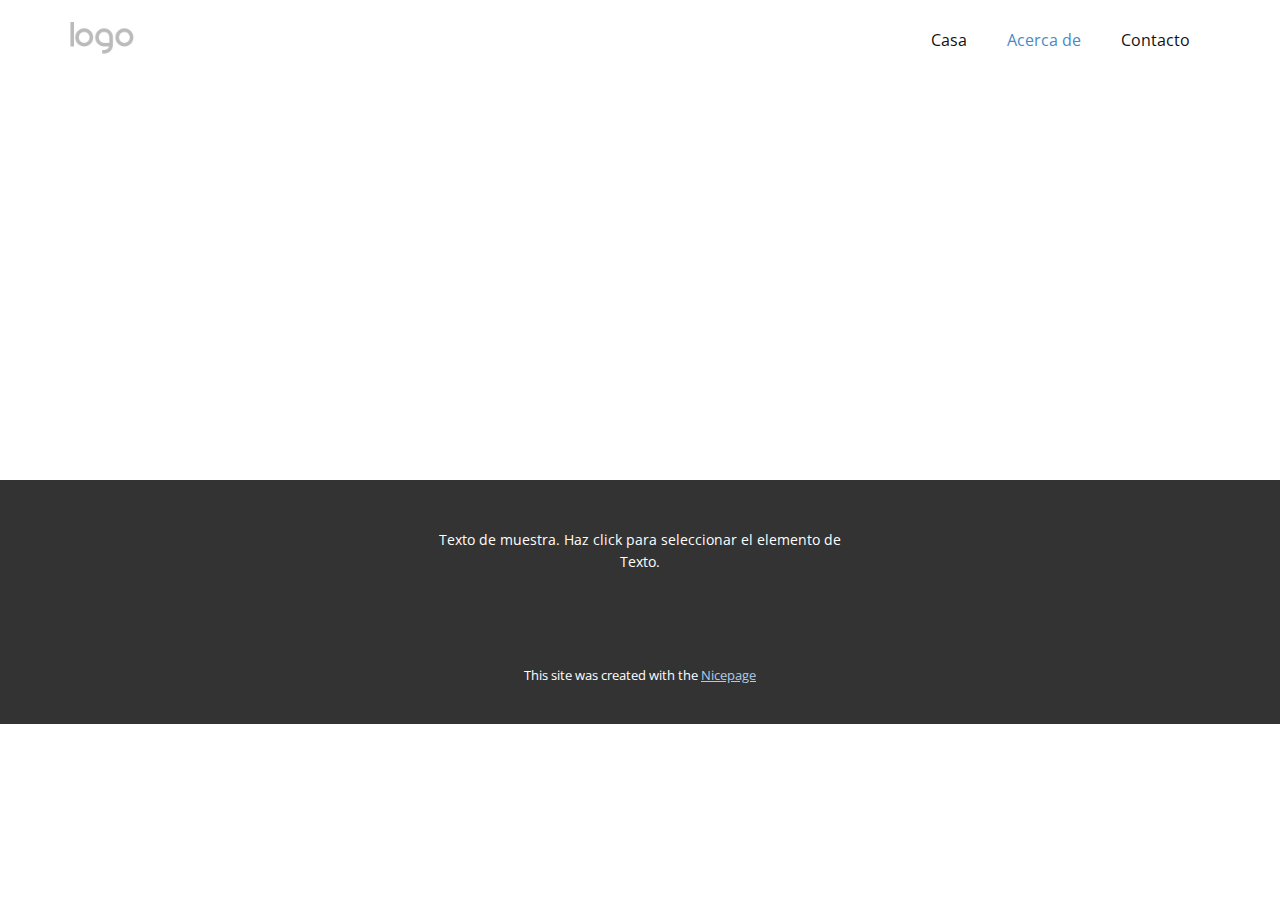
<file: Acerca-de.html>
<!DOCTYPE html>
<html style="font-size: 16px;" lang="es"><head>
    <meta name="viewport" content="width=device-width, initial-scale=1.0">
    <meta charset="utf-8">
    <meta name="keywords" content="">
    <meta name="description" content="">
    <title>Acerca de</title>
    <link rel="stylesheet" href="nicepage.css" media="screen">
<link rel="stylesheet" href="Acerca-de.css" media="screen">
    <script class="u-script" type="text/javascript" src="jquery.js" defer=""></script>
    <script class="u-script" type="text/javascript" src="nicepage.js" defer=""></script>
    <meta name="generator" content="Nicepage 6.18.5, nicepage.com">
    <link id="u-theme-google-font" rel="stylesheet" href="https://fonts.googleapis.com/css?family=Roboto:100,100i,300,300i,400,400i,500,500i,700,700i,900,900i|Open+Sans:300,300i,400,400i,500,500i,600,600i,700,700i,800,800i">
    
    
    
    <script type="application/ld+json">{
		"@context": "http://schema.org",
		"@type": "Organization",
		"name": "",
		"logo": "images/default-logo.png"
}</script>
    <meta name="theme-color" content="#478ac9">
    <meta property="og:title" content="Acerca de">
    <meta property="og:type" content="website">
  <meta data-intl-tel-input-cdn-path="intlTelInput/"></head>
  <body data-path-to-root="./" data-include-products="false" class="u-body u-xl-mode" data-lang="es"><header class="u-clearfix u-header u-header" id="sec-7772"><div class="u-clearfix u-sheet u-valign-middle u-sheet-1">
        <a href="#" class="u-image u-logo u-image-1">
          <img src="images/default-logo.png" class="u-logo-image u-logo-image-1">
        </a>
        <nav class="u-menu u-menu-dropdown u-offcanvas u-menu-1">
          <div class="menu-collapse" style="font-size: 1rem; letter-spacing: 0px;">
            <a class="u-button-style u-custom-left-right-menu-spacing u-custom-padding-bottom u-custom-top-bottom-menu-spacing u-nav-link u-text-active-palette-1-base u-text-hover-palette-2-base" href="#">
              <svg class="u-svg-link" viewBox="0 0 24 24"><use xlink:href="#menu-hamburger"></use></svg>
              <svg class="u-svg-content" version="1.1" id="menu-hamburger" viewBox="0 0 16 16" x="0px" y="0px" xmlns:xlink="http://www.w3.org/1999/xlink" xmlns="http://www.w3.org/2000/svg"><g><rect y="1" width="16" height="2"></rect><rect y="7" width="16" height="2"></rect><rect y="13" width="16" height="2"></rect>
</g></svg>
            </a>
          </div>
          <div class="u-nav-container">
            <ul class="u-nav u-unstyled u-nav-1"><li class="u-nav-item"><a class="u-button-style u-nav-link u-text-active-palette-1-base u-text-hover-palette-2-base" href="./" style="padding: 10px 20px;">Casa</a>
</li><li class="u-nav-item"><a class="u-button-style u-nav-link u-text-active-palette-1-base u-text-hover-palette-2-base" href="Acerca-de.html" style="padding: 10px 20px;">Acerca de</a>
</li><li class="u-nav-item"><a class="u-button-style u-nav-link u-text-active-palette-1-base u-text-hover-palette-2-base" href="Contacto.html" style="padding: 10px 20px;">Contacto</a>
</li></ul>
          </div>
          <div class="u-nav-container-collapse">
            <div class="u-black u-container-style u-inner-container-layout u-opacity u-opacity-95 u-sidenav">
              <div class="u-inner-container-layout u-sidenav-overflow">
                <div class="u-menu-close"></div>
                <ul class="u-align-center u-nav u-popupmenu-items u-unstyled u-nav-2"><li class="u-nav-item"><a class="u-button-style u-nav-link" href="./">Casa</a>
</li><li class="u-nav-item"><a class="u-button-style u-nav-link" href="Acerca-de.html">Acerca de</a>
</li><li class="u-nav-item"><a class="u-button-style u-nav-link" href="Contacto.html">Contacto</a>
</li></ul>
              </div>
            </div>
            <div class="u-black u-menu-overlay u-opacity u-opacity-70"></div>
          </div>
        </nav>
      </div></header>
    <section class="u-clearfix u-section-1" id="sec-1504">
      <div class="u-clearfix u-sheet u-sheet-1"></div>
    </section>
    
    
    
    <footer class="u-align-center u-clearfix u-container-align-center u-footer u-grey-80 u-footer" id="sec-9287"><div class="u-clearfix u-sheet u-sheet-1">
        <p class="u-small-text u-text u-text-variant u-text-1">Texto de muestra. Haz click para seleccionar el elemento de Texto.</p>
      </div></footer>
    <section class="u-backlink u-clearfix u-grey-80">
      <p class="u-text">
        <span>This site was created with the </span>
        <a class="u-link" href="https://nicepage.com/" target="_blank" rel="nofollow">
          <span>Nicepage</span>
        </a>
      </p>
    </section>
  
</body></html>
</file>
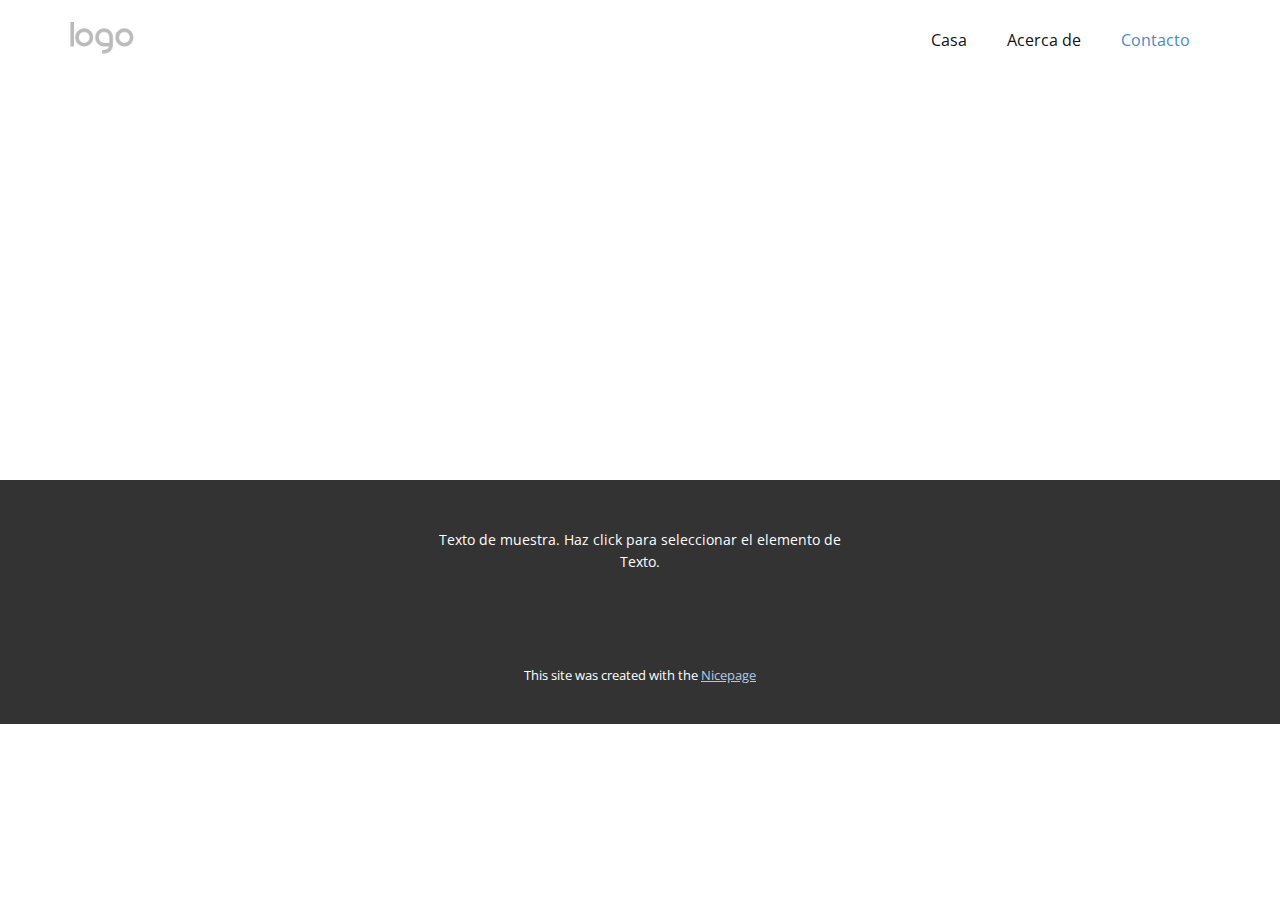
<file: Contacto.html>
<!DOCTYPE html>
<html style="font-size: 16px;" lang="es"><head>
    <meta name="viewport" content="width=device-width, initial-scale=1.0">
    <meta charset="utf-8">
    <meta name="keywords" content="">
    <meta name="description" content="">
    <title>Contacto</title>
    <link rel="stylesheet" href="nicepage.css" media="screen">
<link rel="stylesheet" href="Contacto.css" media="screen">
    <script class="u-script" type="text/javascript" src="jquery.js" defer=""></script>
    <script class="u-script" type="text/javascript" src="nicepage.js" defer=""></script>
    <meta name="generator" content="Nicepage 6.18.5, nicepage.com">
    <link id="u-theme-google-font" rel="stylesheet" href="https://fonts.googleapis.com/css?family=Roboto:100,100i,300,300i,400,400i,500,500i,700,700i,900,900i|Open+Sans:300,300i,400,400i,500,500i,600,600i,700,700i,800,800i">
    
    
    
    <script type="application/ld+json">{
		"@context": "http://schema.org",
		"@type": "Organization",
		"name": "",
		"logo": "images/default-logo.png"
}</script>
    <meta name="theme-color" content="#478ac9">
    <meta property="og:title" content="Contacto">
    <meta property="og:type" content="website">
  <meta data-intl-tel-input-cdn-path="intlTelInput/"></head>
  <body data-path-to-root="./" data-include-products="false" class="u-body u-xl-mode" data-lang="es"><header class="u-clearfix u-header u-header" id="sec-7772"><div class="u-clearfix u-sheet u-valign-middle u-sheet-1">
        <a href="#" class="u-image u-logo u-image-1">
          <img src="images/default-logo.png" class="u-logo-image u-logo-image-1">
        </a>
        <nav class="u-menu u-menu-dropdown u-offcanvas u-menu-1">
          <div class="menu-collapse" style="font-size: 1rem; letter-spacing: 0px;">
            <a class="u-button-style u-custom-left-right-menu-spacing u-custom-padding-bottom u-custom-top-bottom-menu-spacing u-nav-link u-text-active-palette-1-base u-text-hover-palette-2-base" href="#">
              <svg class="u-svg-link" viewBox="0 0 24 24"><use xlink:href="#menu-hamburger"></use></svg>
              <svg class="u-svg-content" version="1.1" id="menu-hamburger" viewBox="0 0 16 16" x="0px" y="0px" xmlns:xlink="http://www.w3.org/1999/xlink" xmlns="http://www.w3.org/2000/svg"><g><rect y="1" width="16" height="2"></rect><rect y="7" width="16" height="2"></rect><rect y="13" width="16" height="2"></rect>
</g></svg>
            </a>
          </div>
          <div class="u-nav-container">
            <ul class="u-nav u-unstyled u-nav-1"><li class="u-nav-item"><a class="u-button-style u-nav-link u-text-active-palette-1-base u-text-hover-palette-2-base" href="./" style="padding: 10px 20px;">Casa</a>
</li><li class="u-nav-item"><a class="u-button-style u-nav-link u-text-active-palette-1-base u-text-hover-palette-2-base" href="Acerca-de.html" style="padding: 10px 20px;">Acerca de</a>
</li><li class="u-nav-item"><a class="u-button-style u-nav-link u-text-active-palette-1-base u-text-hover-palette-2-base" href="Contacto.html" style="padding: 10px 20px;">Contacto</a>
</li></ul>
          </div>
          <div class="u-nav-container-collapse">
            <div class="u-black u-container-style u-inner-container-layout u-opacity u-opacity-95 u-sidenav">
              <div class="u-inner-container-layout u-sidenav-overflow">
                <div class="u-menu-close"></div>
                <ul class="u-align-center u-nav u-popupmenu-items u-unstyled u-nav-2"><li class="u-nav-item"><a class="u-button-style u-nav-link" href="./">Casa</a>
</li><li class="u-nav-item"><a class="u-button-style u-nav-link" href="Acerca-de.html">Acerca de</a>
</li><li class="u-nav-item"><a class="u-button-style u-nav-link" href="Contacto.html">Contacto</a>
</li></ul>
              </div>
            </div>
            <div class="u-black u-menu-overlay u-opacity u-opacity-70"></div>
          </div>
        </nav>
      </div></header>
    <section class="u-clearfix u-section-1" id="sec-709e">
      <div class="u-clearfix u-sheet u-sheet-1"></div>
    </section>
    
    
    
    <footer class="u-align-center u-clearfix u-container-align-center u-footer u-grey-80 u-footer" id="sec-9287"><div class="u-clearfix u-sheet u-sheet-1">
        <p class="u-small-text u-text u-text-variant u-text-1">Texto de muestra. Haz click para seleccionar el elemento de Texto.</p>
      </div></footer>
    <section class="u-backlink u-clearfix u-grey-80">
      <p class="u-text">
        <span>This site was created with the </span>
        <a class="u-link" href="https://nicepage.com/" target="_blank" rel="nofollow">
          <span>Nicepage</span>
        </a>
      </p>
    </section>
  
</body></html>
</file>
